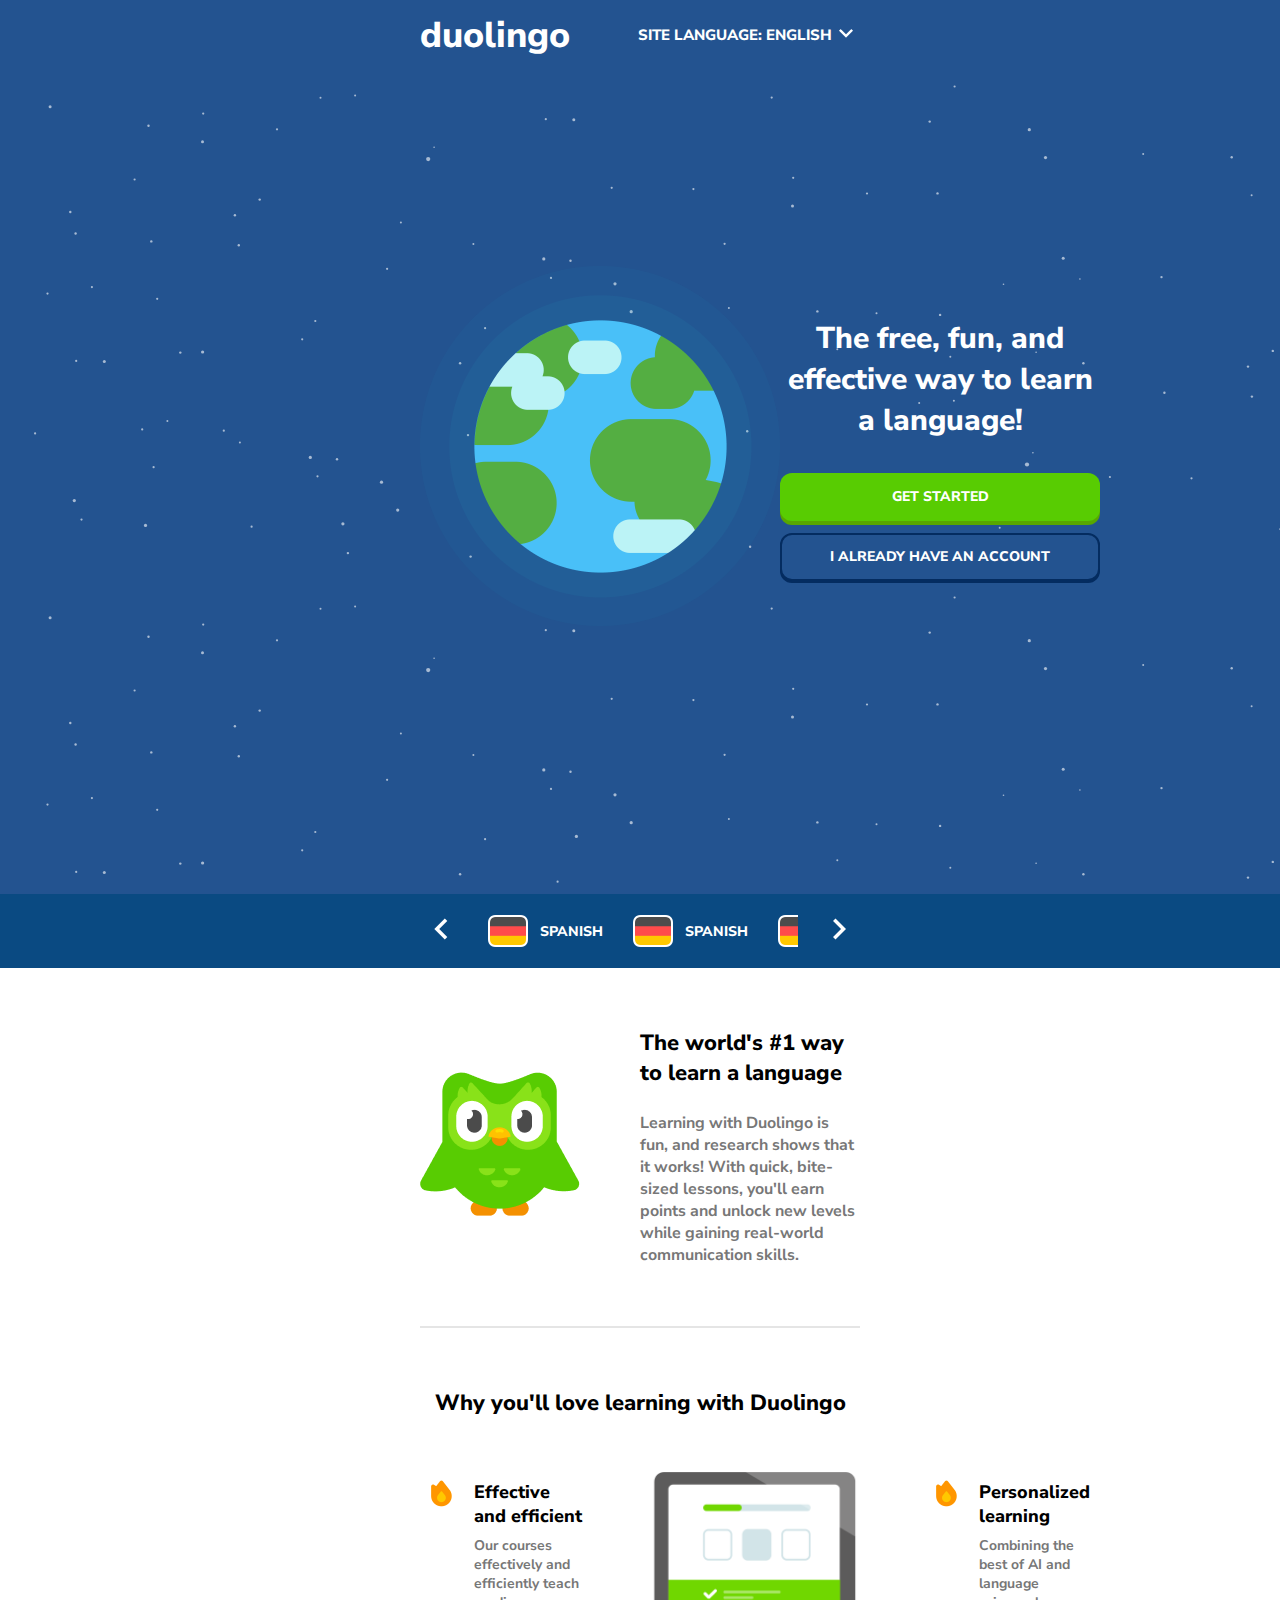
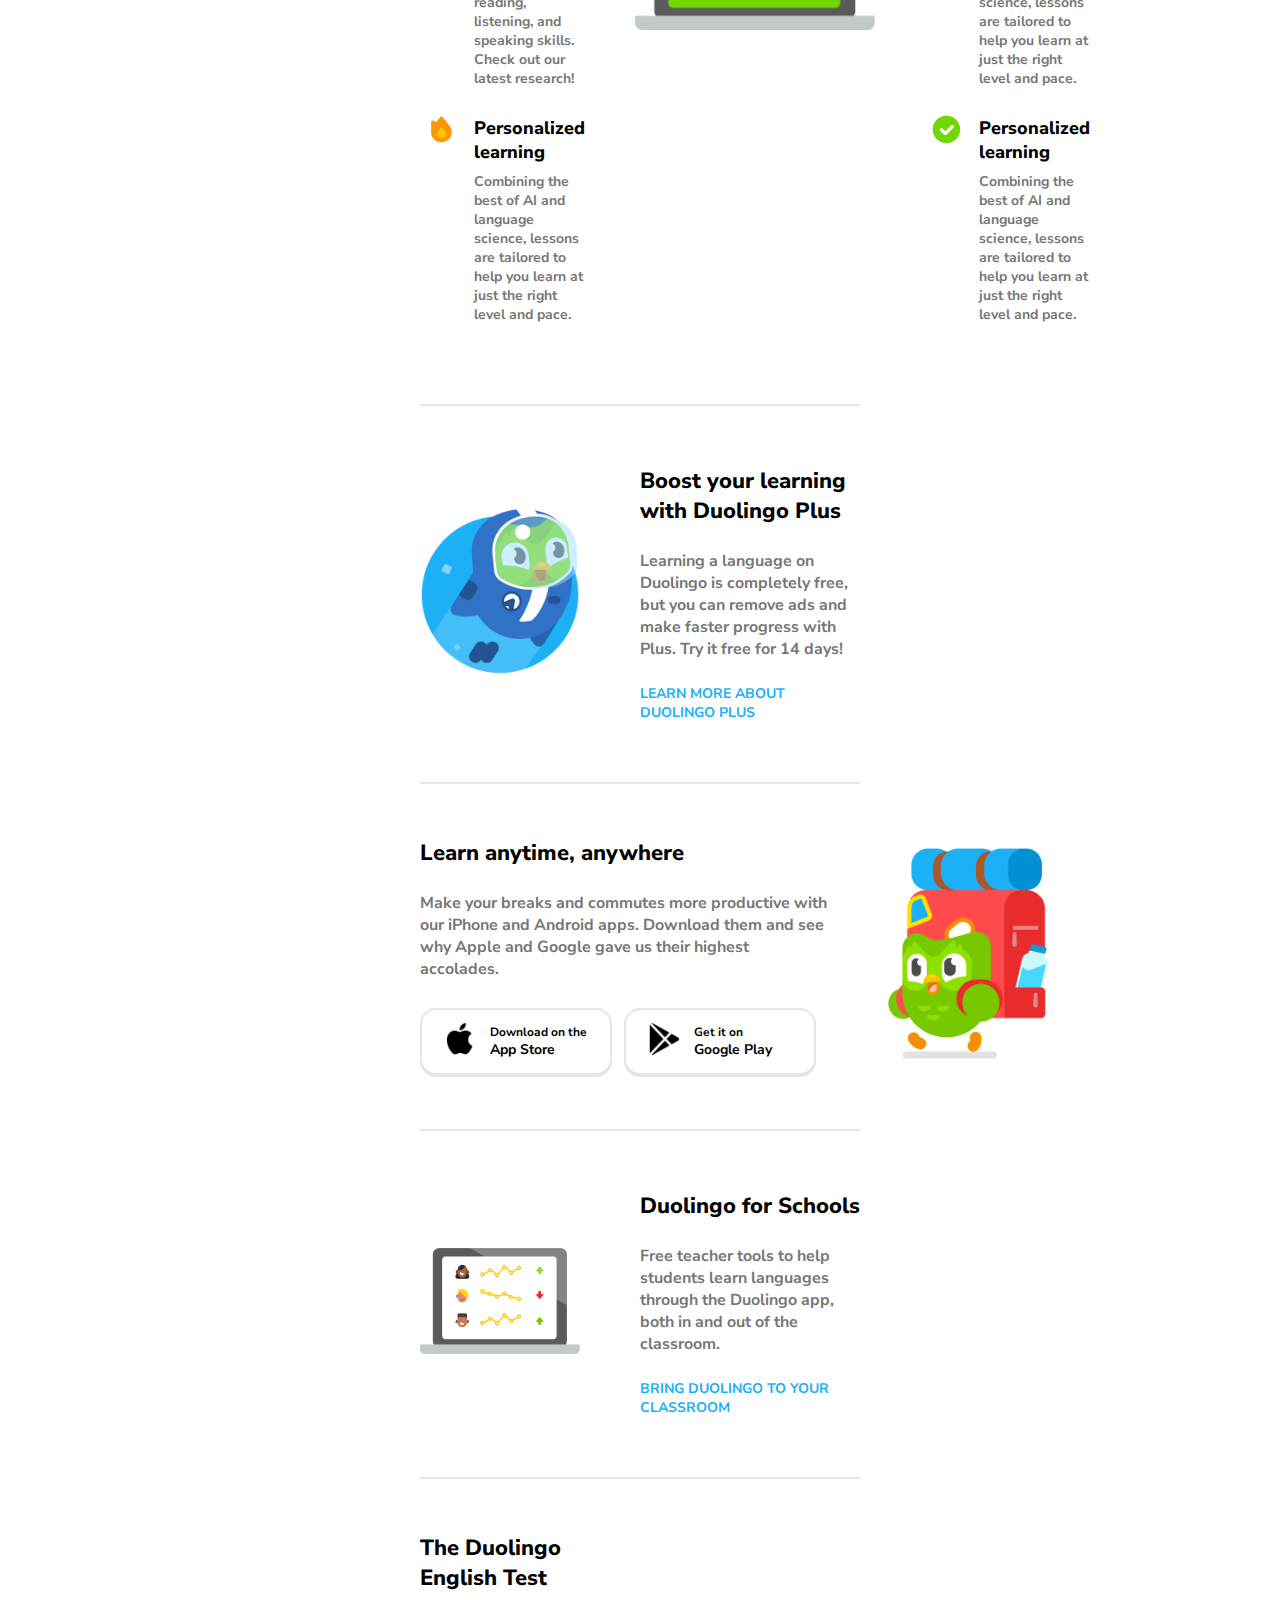
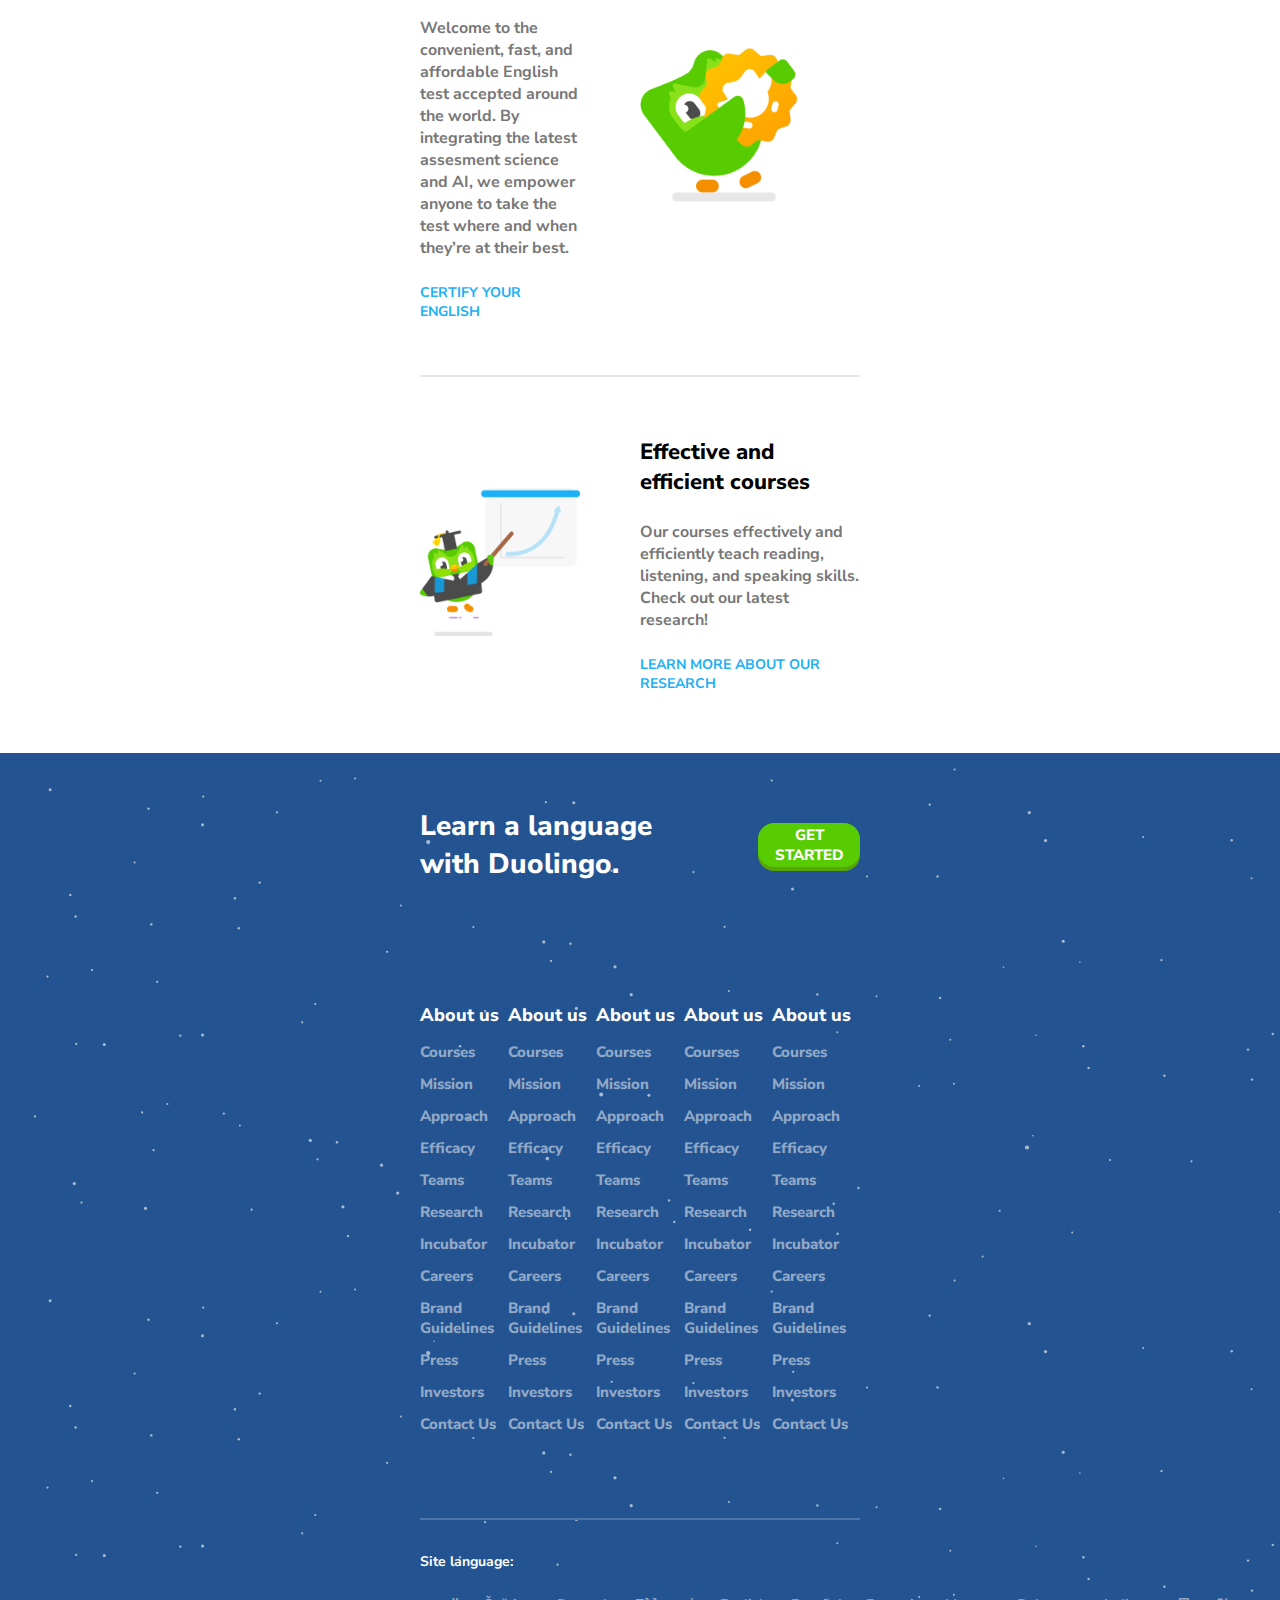
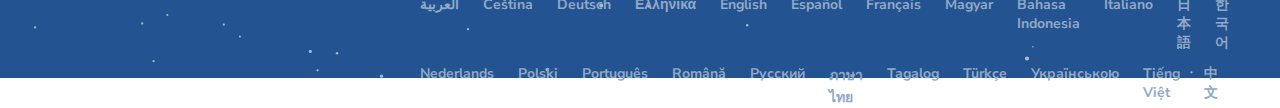
<file: index.html>
<!DOCTYPE html>
<html lang="en">
<head>
    <meta charset="UTF-8">
    <meta http-equiv="X-UA-Compatible" content="IE=edge">
    <meta name="viewport" content="width=device-width, initial-scale=1.0">
    <title>Document</title>
    <link rel="preconnect" href="https://fonts.googleapis.com">
    <link rel="preconnect" href="https://fonts.gstatic.com" crossorigin>
    <link href="https://fonts.googleapis.com/css2?family=Nunito+Sans:wght@400;600;700;800&display=swap" rel="stylesheet">
    <link rel="stylesheet" href="style.css">
    <link rel="stylesheet" href="class.css">
    <style>
        *{
            font-family: "Nunito sans", sans-serif;
        }
    </style>
</head>
<body id="l">
    <div class="nav">
        <div class="nav-left">
            <p class="logo">duolingo</p>
        </div>
        <div class="nav-right">
            <p>
                SITE LANGUAGE: ENGLISH
            </p>
            <button>
                <img src="assets/ic-dropdown.png" alt="">
            </button>
        </div>
    </div>
    <div class="container-1">
        <div class="cta">
            <div class="cta-left">
                <img src="assets/earth.png" alt="">
            </div>
            <div class="cta-right">
                <div>
                    <p class="fs-30 fw-eb">The free, fun, and effective way to learn a language!</p>
                    <button class="btn-lg btn-pr fs-14 fw-eb" style="margin-top: 32px;">GET STARTED</button>
                    <button class="btn-lg btn-sc fs-14 fw-eb" style="margin-top: 12px">I ALREADY HAVE AN ACCOUNT</button>
                </div>
            </div>
        </div>
    </div>

    <div class="languages">
        <button class="scroll-left-button" id="slb">
            <img src="assets/navigate_before_white_24dp.png" alt="">
        </button>
        <div class="scrollable" id="sc">
            <div class="scrollable-content" id="scc">
                <a href="#" class="lang-flag">
                    <img src="assets/flags/de.png" alt="de">
                    <p>SPANISH</p>
                </a>
                <a href="#" class="lang-flag">
                    <img src="assets/flags/de.png" alt="de">
                    <p>SPANISH</p>
                </a>
                <a href="#" class="lang-flag">
                    <img src="assets/flags/de.png" alt="de">
                    <p>SPANISH</p>
                </a>
                <a href="#" class="lang-flag">
                    <img src="assets/flags/de.png" alt="de">
                    <p>SPANISH</p>
                </a>
                <a href="#" class="lang-flag">
                    <img src="assets/flags/de.png" alt="de">
                    <p>SPANISH</p>
                </a>
                <a href="#" class="lang-flag">
                    <img src="assets/flags/de.png" alt="de">
                    <p>SPANISH</p>
                </a>
                <a href="#" class="lang-flag">
                    <img src="assets/flags/de.png" alt="de">
                    <p>SPANISH</p>
                </a>
                <a href="#" class="lang-flag">
                    <img src="assets/flags/de.png" alt="de">
                    <p>SPANISH</p>
                </a>
                <a href="#" class="lang-flag">
                    <img src="assets/flags/de.png" alt="de">
                    <p>SPANISH</p>
                </a>
            </div>
        </div>
        <button class="scroll-right-button" id="srb">
            <img src="assets/navigate_next_white_24dp.png" alt="">
        </button>
    </div>

    <div class="container-2">

        <div class="section-1">
            <div class="sect-left">
                <img src="assets/sect-1.png" alt="">
            </div>
            <div class="sect-right">
                <p class="sect-title">
                    The world's #1 way to learn a language
                </p>
                <p class="sect-body">
                    Learning with Duolingo is fun, and research shows that it works! With quick, bite-sized lessons,
                    you'll earn points and unlock new levels while gaining real-world communication skills.
                </p>
            </div>
        </div>

        <div class="hr"></div>

        <div class="section-2">
            <p class="section-title">Why you'll love learning with Duolingo</p>
            <div class="section-2-content">

            <div class="sect-left">
                <div class="sect-child sect-left-top">
                    <div class="icon">
                        <img src="assets/ic-fire.png" alt="">
                    </div>
                    <div class="text">
                        <p class="sect-title">
                            Effective and efficient
                        </p>
                        <p class="sect-body">
                            Our courses effectively and efficiently
                            teach reading, listening, and
                            speaking skills. Check out our latest
                            research!
                        </p>
                    </div>
                </div>
                <div class="sect-child sect-left-bottom">
                    <div class="icon">
                        <img src="assets/ic-fire.png" alt="">
                    </div>
                    <div class="text">
                        <p class="sect-title">
                            Personalized learning
                        </p>
                        <p class="sect-body">
                            Combining the best of AI and
                            language science, lessons are
                            tailored to help you learn at just the
                            right level and pace.
                        </p>
                    </div>
                </div>
            </div>
            <div class="sect-center">
                <img src="assets/laptop.png" alt="laptop">
            </div>
            <div class="sect-right">
               <div class="sect-child sect-right-top">
                    <div class="icon">
                        <img src="assets/ic-fire.png" alt="">
                    </div>
                    <div class="text">
                        <p class="sect-title">
                            Personalized learning
                        </p>
                        <p class="sect-body">
                            Combining the best of AI and
                            language science, lessons are
                            tailored to help you learn at just the
                            right level and pace.
                        </p>
                    </div>
                </div>
                <div class="sect-child sect-right-bottom">
                    <div class="icon">
                        <img src="assets/ic-check.png" alt="">
                    </div>
                    <div class="text">
                        <p class="sect-title">
                            Personalized learning
                        </p>
                        <p class="sect-body">
                            Combining the best of AI and
                            language science, lessons are
                            tailored to help you learn at just the
                            right level and pace.
                        </p>
                    </div>
                </div>
            </div>

            </div>

        </div>

        <div class="hr"></div>

        <div class="section-1">
            <div class="sect-left">
                <img src="assets/boost.png" alt="">
            </div>
            <div class="sect-right">
                <p class="sect-title">
                    Boost your learning with Duolingo Plus
                </p>
                <p class="sect-body">
                    Learning a language on Duolingo is completely free, but you can remove ads and make faster
                    progress with Plus. Try it free for 14 days!
                </p>
                <p class="sect-link">
                    <a href="#">
                        LEARN MORE ABOUT DUOLINGO PLUS
                    </a>
                </p>
            </div>
        </div>
        
        <div class="hr"></div>

        <div class="section-3">
            <div class="sect-left">
                <p class="sect-title">
                    Learn anytime, anywhere
                </p>
                <p class="sect-body">
                    Make your breaks and commutes more productive with our iPhone and Android apps. Download them and see why Apple and Google gave us their highest accolades. 
                </p>
                <div class="button-download-group">
                    <button class="btn-download">
                        <div class="button-download-icon">
                            <img src="assets/ic-appstore.png" alt="">
                        </div>
                        <div class="button-download-text">
                            <p class="fs-12 fw-bd">Download on the</p>
                            <p class="fs-14 fw-bd">App Store</p>
                        </div>
                    </button>
                    <button class="btn-download">
                        <div class="button-download-icon">
                            <img src="assets/ic-playstore.png" alt="">
                        </div>
                        <div class="button-download-text">
                            <p class="fs-12 fw-bd">Get it on</p>
                            <p class="fs-14 fw-bd">Google Play</p>
                        </div>
                    </button>
                </div>
            </div>
            <div class="sect-right">
                <img src="assets/duo-traveler.png" alt="">
            </div>
        </div>

        <div class="hr"></div>
        
        <div class="section-1">
            <div class="sect-left">
                <img src="assets/laptop-school.png" alt="">
            </div>
            <div class="sect-right">
                <p class="sect-title">
                    Duolingo for Schools
                </p>
                <p class="sect-body">
                    Free teacher tools to help students learn languages through the Duolingo app, both in and out
                    of the classroom.
                </p>
                <p class="sect-link">
                    <a href="#">
                        BRING DUOLINGO TO YOUR CLASSROOM
                    </a>
                </p>
            </div>
        </div>

        <div class="hr"></div>

        <div class="section-3">
            <div class="sect-left">
                <p class="sect-title">
                    The Duolingo English Test
                </p>
                <p class="sect-body">
                    Welcome to the convenient, fast, and affordable English test accepted around the world. By
                    integrating the latest assesment science and AI, we empower anyone to take the test where
                    and when they’re at their best.
                </p>
                <p class="sect-link">
                    <a href="#">
                        CERTIFY YOUR ENGLISH
                    </a>
                </p>
            </div>
            <div class="sect-right">
                <img src="assets/duo-test.png" alt="">
            </div>
        </div>

        <div class="hr"></div>

        <div class="section-1">
            <div class="sect-left">
                <img src="assets/duo-teach.png" alt="">
            </div>
            <div class="sect-right">
                <p class="sect-title">
                    Effective and efficient courses
                </p>
                <p class="sect-body">
                    Our courses effectively and efficiently teach reading, listening, and speaking skills. Check out our
                    latest research!
                </p>
                <p class="sect-link">
                    <a href="#">
                        LEARN MORE ABOUT OUR RESEARCH
                    </a>
                </p>
            </div>
        </div>

        
    </div>
    <div class="footer">
        <div class="cta-2">
            <p class="fs-28 fw-eb">Learn a language with Duolingo.</p>
            <button class="btn-md btn-pr">GET STARTED</button>
        </div>
        <div class="links">
            <div class="link-group">
                <a class="head-link" href="#">About us</a>
                <a href="#">Courses</a>
                <a href="#">Mission</a>
                <a href="#">Approach</a>
                <a href="#">Efficacy</a>
                <a href="#">Teams</a>
                <a href="#">Research</a>
                <a href="#">Incubator</a>
                <a href="#">Careers</a>
                <a href="#">Brand Guidelines</a>
                <a href="#">Press</a>
                <a href="#">Investors</a>
                <a href="#">Contact Us</a>
            </div>
            <div class="link-group">
                <a class="head-link" href="#">About us</a>
                <a href="#">Courses</a>
                <a href="#">Mission</a>
                <a href="#">Approach</a>
                <a href="#">Efficacy</a>
                <a href="#">Teams</a>
                <a href="#">Research</a>
                <a href="#">Incubator</a>
                <a href="#">Careers</a>
                <a href="#">Brand Guidelines</a>
                <a href="#">Press</a>
                <a href="#">Investors</a>
                <a href="#">Contact Us</a>
            </div>
            <div class="link-group">
                <a class="head-link" href="#">About us</a>
                <a href="#">Courses</a>
                <a href="#">Mission</a>
                <a href="#">Approach</a>
                <a href="#">Efficacy</a>
                <a href="#">Teams</a>
                <a href="#">Research</a>
                <a href="#">Incubator</a>
                <a href="#">Careers</a>
                <a href="#">Brand Guidelines</a>
                <a href="#">Press</a>
                <a href="#">Investors</a>
                <a href="#">Contact Us</a>
            </div>
            <div class="link-group">
                <a class="head-link" href="#">About us</a>
                <a href="#">Courses</a>
                <a href="#">Mission</a>
                <a href="#">Approach</a>
                <a href="#">Efficacy</a>
                <a href="#">Teams</a>
                <a href="#">Research</a>
                <a href="#">Incubator</a>
                <a href="#">Careers</a>
                <a href="#">Brand Guidelines</a>
                <a href="#">Press</a>
                <a href="#">Investors</a>
                <a href="#">Contact Us</a>
            </div>
            <div class="link-group">
                <a class="head-link" href="#">About us</a>
                <a href="#">Courses</a>
                <a href="#">Mission</a>
                <a href="#">Approach</a>
                <a href="#">Efficacy</a>
                <a href="#">Teams</a>
                <a href="#">Research</a>
                <a href="#">Incubator</a>
                <a href="#">Careers</a>
                <a href="#">Brand Guidelines</a>
                <a href="#">Press</a>
                <a href="#">Investors</a>
                <a href="#">Contact Us</a>
            </div>
        </div>
        
        <div class="hr" style="margin-top: 72px; background-color: #4F75A6;"></div>

        <div class="site-lang">
            <p class="fs-14 fw-bd" style="margin-bottom: 24px;">Site language:</p>
            <div class="site-lang-list">
                <ul>
                    <li><a href="#">العربية</a></li>
                    <li><a href="#">Čeština</a></li>
                    <li><a href="#">Deutsch</a></li>
                    <li><a href="#">Ελληνικά</a></li>
                    <li><a href="#">English</a></li>
                    <li><a href="#">Español</a></li>
                    <li><a href="#">Français</a></li>
                    <li><a href="#">Magyar</a></li>
                    <li><a href="#">Bahasa Indonesia</a></li>
                    <li><a href="#">Italiano</a></li>
                    <li><a href="#">日本語</a></li>
                    <li><a href="#">한국어</a></li>
                </ul>
            </div>
            <div class="site-lang-list">
                <ul>
                    <li><a href="#">Nederlands</a></li>
                    <li><a href="#">Polski</a></li>
                    <li><a href="#">Português</a></li>
                    <li><a href="#">Română</a></li>
                    <li><a href="#">Pусский</a></li>
                    <li><a href="#">ภาษาไทย</a></li>
                    <li><a href="#">Tagalog</a></li>
                    <li><a href="#">Türkçe</a></li>
                    <li><a href="#">Українською</a></li>
                    <li><a href="#">Tiếng Việt</a></li>
                    <li><a href="#">中文</a></li>
                </ul>
            </div>
        </div>

    </div>

    <script src="script.js"></script>
</body>
</html>
</file>
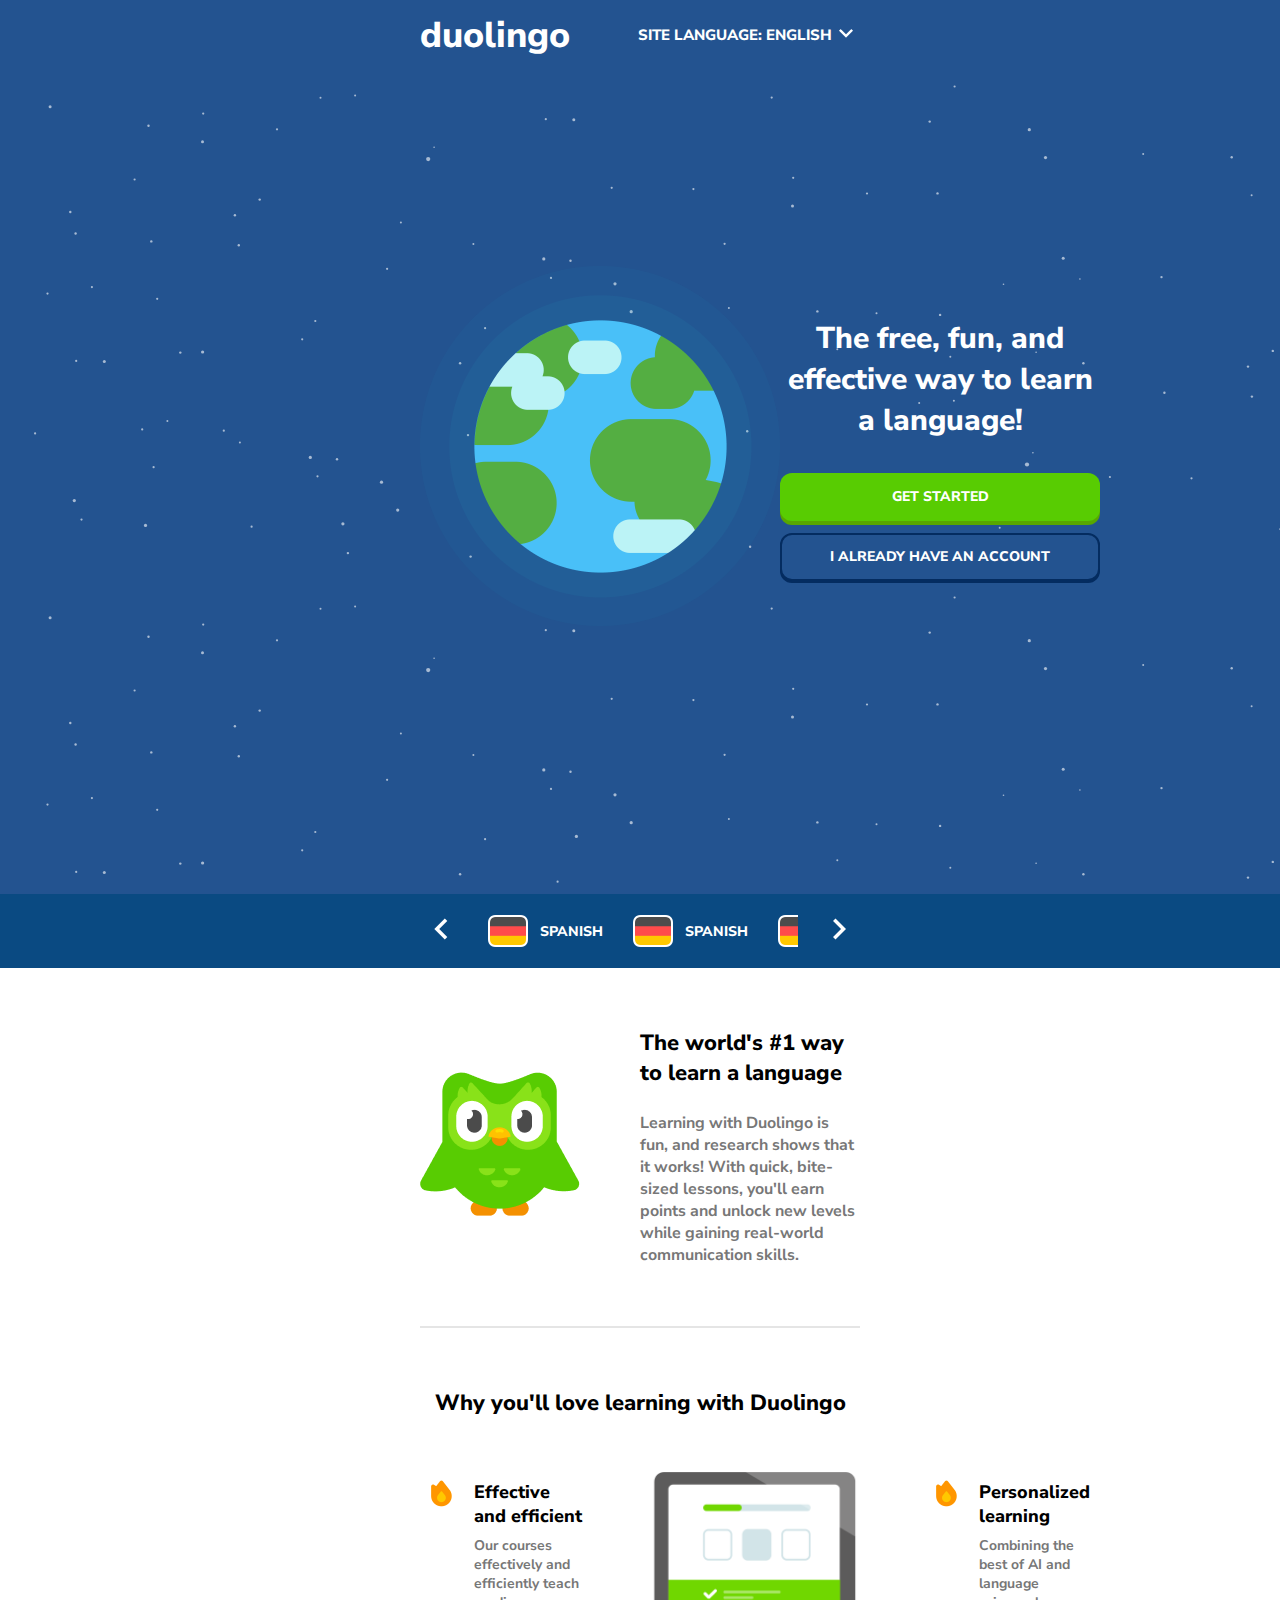
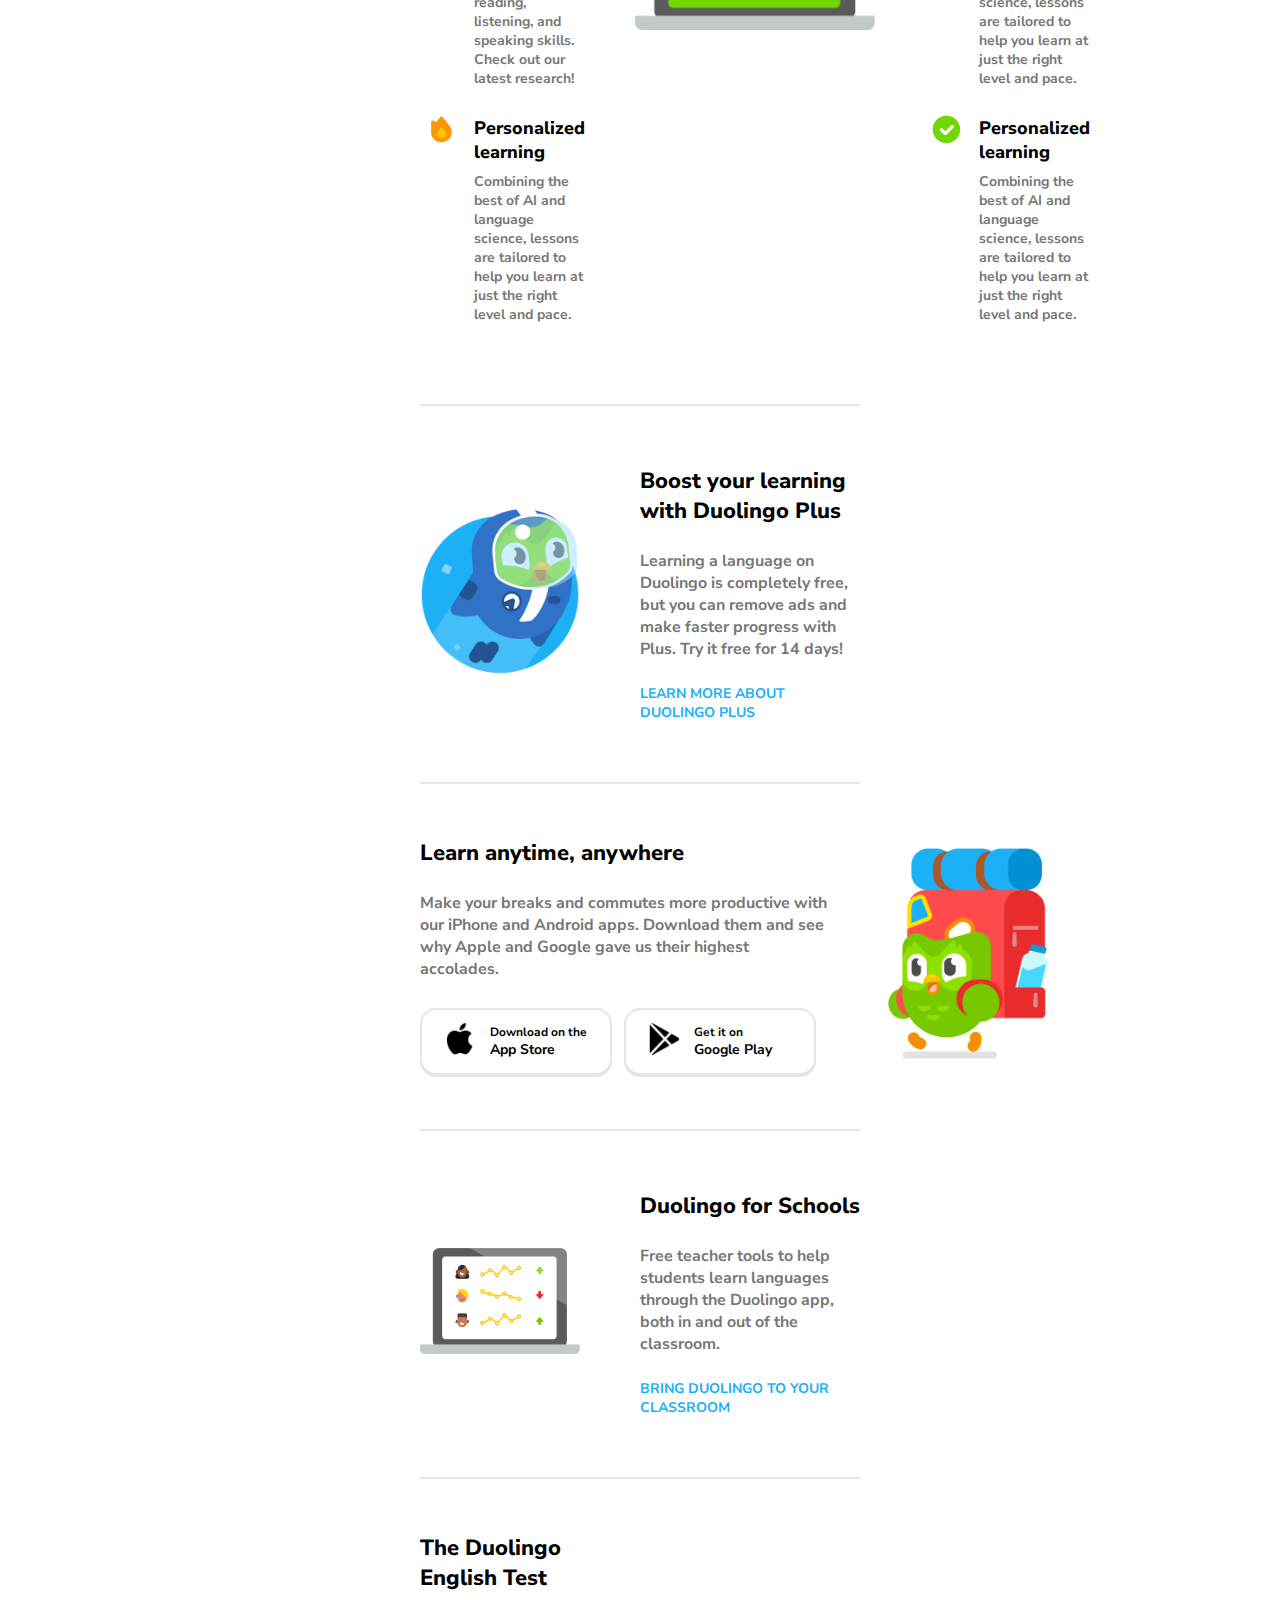
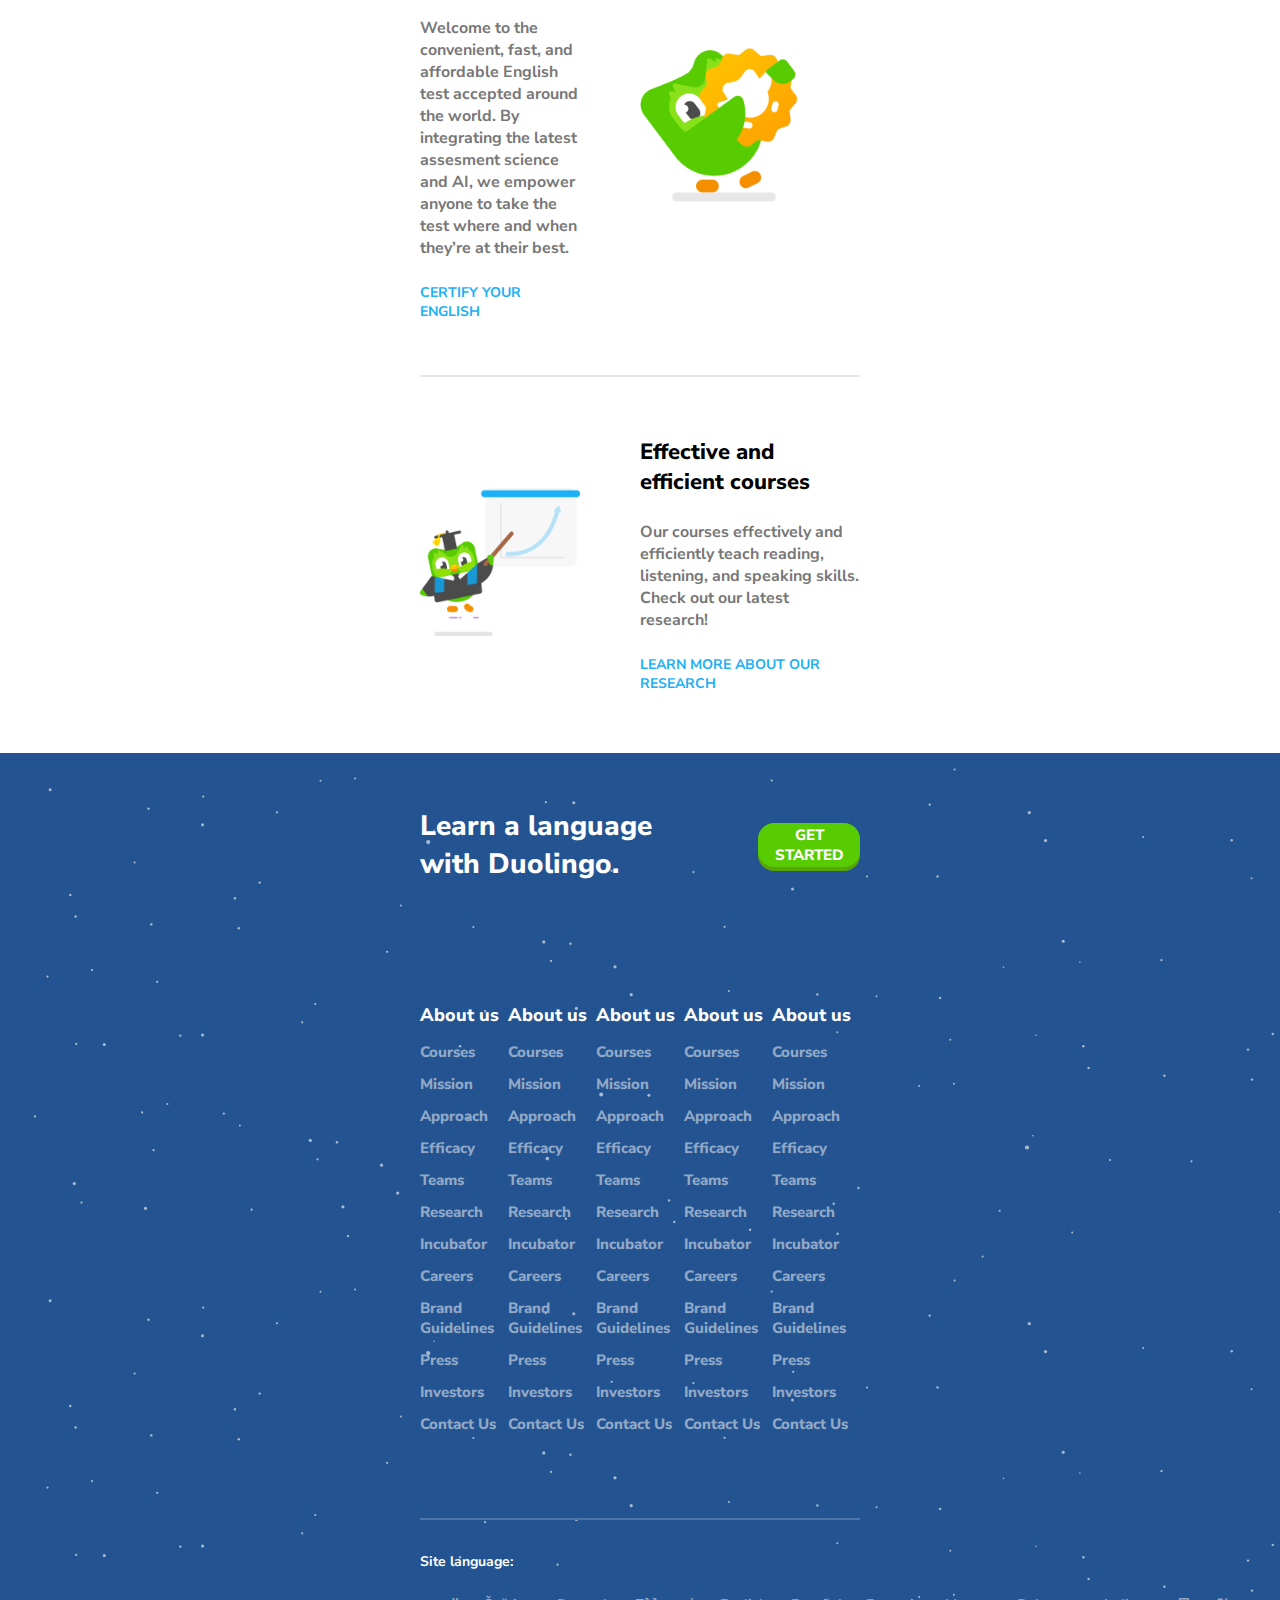
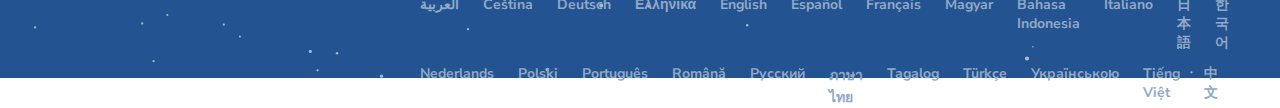
<file: splash.html>
<!DOCTYPE html>
<html lang="en">
<head>
    <meta charset="UTF-8">
    <meta http-equiv="X-UA-Compatible" content="IE=edge">
    <meta name="viewport" content="width=device-width, initial-scale=1.0">
    <title>Document</title>
    <link rel="preconnect" href="https://fonts.googleapis.com">
    <link rel="preconnect" href="https://fonts.gstatic.com" crossorigin>
    <link href="https://fonts.googleapis.com/css2?family=Nunito+Sans:wght@400;600;700;800&display=swap" rel="stylesheet">
    <link rel="stylesheet" href="style.css">
    <link rel="stylesheet" href="class.css">
    <style>
        *{
            font-family: "Nunito sans", sans-serif;
        }
    </style>
</head>
<body id="l">
    <div class="nav">
        <div class="nav-left">
            <p class="logo">duolingo</p>
        </div>
        <div class="nav-right">
            <p>
                SITE LANGUAGE: ENGLISH
            </p>
            <button>
                <img src="assets/ic-dropdown.png" alt="">
            </button>
        </div>
    </div>
    <div class="container-1">
        <div class="cta">
            <div class="cta-left">
                <img src="assets/earth.png" alt="">
            </div>
            <div class="cta-right">
                <div>
                    <p class="fs-30 fw-eb">The free, fun, and effective way to learn a language!</p>
                    <button class="btn-lg btn-pr fs-14 fw-eb" style="margin-top: 32px;">GET STARTED</button>
                    <button class="btn-lg btn-sc fs-14 fw-eb" style="margin-top: 12px">I ALREADY HAVE AN ACCOUNT</button>
                </div>
            </div>
        </div>
    </div>

    <div class="languages">
        <button class="scroll-left-button" id="slb">
            <img src="assets/navigate_before_white_24dp.png" alt="">
        </button>
        <div class="scrollable" id="sc">
            <div class="scrollable-content" id="scc">
                <a href="#" class="lang-flag">
                    <img src="assets/flags/de.png" alt="de">
                    <p>SPANISH</p>
                </a>
                <a href="#" class="lang-flag">
                    <img src="assets/flags/de.png" alt="de">
                    <p>SPANISH</p>
                </a>
                <a href="#" class="lang-flag">
                    <img src="assets/flags/de.png" alt="de">
                    <p>SPANISH</p>
                </a>
                <a href="#" class="lang-flag">
                    <img src="assets/flags/de.png" alt="de">
                    <p>SPANISH</p>
                </a>
                <a href="#" class="lang-flag">
                    <img src="assets/flags/de.png" alt="de">
                    <p>SPANISH</p>
                </a>
                <a href="#" class="lang-flag">
                    <img src="assets/flags/de.png" alt="de">
                    <p>SPANISH</p>
                </a>
                <a href="#" class="lang-flag">
                    <img src="assets/flags/de.png" alt="de">
                    <p>SPANISH</p>
                </a>
                <a href="#" class="lang-flag">
                    <img src="assets/flags/de.png" alt="de">
                    <p>SPANISH</p>
                </a>
                <a href="#" class="lang-flag">
                    <img src="assets/flags/de.png" alt="de">
                    <p>SPANISH</p>
                </a>
            </div>
        </div>
        <button class="scroll-right-button" id="srb">
            <img src="assets/navigate_next_white_24dp.png" alt="">
        </button>
    </div>

    <div class="container-2">

        <div class="section-1">
            <div class="sect-left">
                <img src="assets/sect-1.png" alt="">
            </div>
            <div class="sect-right">
                <p class="sect-title">
                    The world's #1 way to learn a language
                </p>
                <p class="sect-body">
                    Learning with Duolingo is fun, and research shows that it works! With quick, bite-sized lessons,
                    you'll earn points and unlock new levels while gaining real-world communication skills.
                </p>
            </div>
        </div>

        <div class="hr"></div>

        <div class="section-2">
            <p class="section-title">Why you'll love learning with Duolingo</p>
            <div class="section-2-content">

            <div class="sect-left">
                <div class="sect-child sect-left-top">
                    <div class="icon">
                        <img src="assets/ic-fire.png" alt="">
                    </div>
                    <div class="text">
                        <p class="sect-title">
                            Effective and efficient
                        </p>
                        <p class="sect-body">
                            Our courses effectively and efficiently
                            teach reading, listening, and
                            speaking skills. Check out our latest
                            research!
                        </p>
                    </div>
                </div>
                <div class="sect-child sect-left-bottom">
                    <div class="icon">
                        <img src="assets/ic-fire.png" alt="">
                    </div>
                    <div class="text">
                        <p class="sect-title">
                            Personalized learning
                        </p>
                        <p class="sect-body">
                            Combining the best of AI and
                            language science, lessons are
                            tailored to help you learn at just the
                            right level and pace.
                        </p>
                    </div>
                </div>
            </div>
            <div class="sect-center">
                <img src="assets/laptop.png" alt="laptop">
            </div>
            <div class="sect-right">
               <div class="sect-child sect-right-top">
                    <div class="icon">
                        <img src="assets/ic-fire.png" alt="">
                    </div>
                    <div class="text">
                        <p class="sect-title">
                            Personalized learning
                        </p>
                        <p class="sect-body">
                            Combining the best of AI and
                            language science, lessons are
                            tailored to help you learn at just the
                            right level and pace.
                        </p>
                    </div>
                </div>
                <div class="sect-child sect-right-bottom">
                    <div class="icon">
                        <img src="assets/ic-check.png" alt="">
                    </div>
                    <div class="text">
                        <p class="sect-title">
                            Personalized learning
                        </p>
                        <p class="sect-body">
                            Combining the best of AI and
                            language science, lessons are
                            tailored to help you learn at just the
                            right level and pace.
                        </p>
                    </div>
                </div>
            </div>

            </div>

        </div>

        <div class="hr"></div>

        <div class="section-1">
            <div class="sect-left">
                <img src="assets/boost.png" alt="">
            </div>
            <div class="sect-right">
                <p class="sect-title">
                    Boost your learning with Duolingo Plus
                </p>
                <p class="sect-body">
                    Learning a language on Duolingo is completely free, but you can remove ads and make faster
                    progress with Plus. Try it free for 14 days!
                </p>
                <p class="sect-link">
                    <a href="#">
                        LEARN MORE ABOUT DUOLINGO PLUS
                    </a>
                </p>
            </div>
        </div>
        
        <div class="hr"></div>

        <div class="section-3">
            <div class="sect-left">
                <p class="sect-title">
                    Learn anytime, anywhere
                </p>
                <p class="sect-body">
                    Make your breaks and commutes more productive with our iPhone and Android apps. Download them and see why Apple and Google gave us their highest accolades. 
                </p>
                <div class="button-download-group">
                    <button class="btn-download">
                        <div class="button-download-icon">
                            <img src="assets/ic-appstore.png" alt="">
                        </div>
                        <div class="button-download-text">
                            <p class="fs-12 fw-bd">Download on the</p>
                            <p class="fs-14 fw-bd">App Store</p>
                        </div>
                    </button>
                    <button class="btn-download">
                        <div class="button-download-icon">
                            <img src="assets/ic-playstore.png" alt="">
                        </div>
                        <div class="button-download-text">
                            <p class="fs-12 fw-bd">Get it on</p>
                            <p class="fs-14 fw-bd">Google Play</p>
                        </div>
                    </button>
                </div>
            </div>
            <div class="sect-right">
                <img src="assets/duo-traveler.png" alt="">
            </div>
        </div>

        <div class="hr"></div>
        
        <div class="section-1">
            <div class="sect-left">
                <img src="assets/laptop-school.png" alt="">
            </div>
            <div class="sect-right">
                <p class="sect-title">
                    Duolingo for Schools
                </p>
                <p class="sect-body">
                    Free teacher tools to help students learn languages through the Duolingo app, both in and out
                    of the classroom.
                </p>
                <p class="sect-link">
                    <a href="#">
                        BRING DUOLINGO TO YOUR CLASSROOM
                    </a>
                </p>
            </div>
        </div>

        <div class="hr"></div>

        <div class="section-3">
            <div class="sect-left">
                <p class="sect-title">
                    The Duolingo English Test
                </p>
                <p class="sect-body">
                    Welcome to the convenient, fast, and affordable English test accepted around the world. By
                    integrating the latest assesment science and AI, we empower anyone to take the test where
                    and when they’re at their best.
                </p>
                <p class="sect-link">
                    <a href="#">
                        CERTIFY YOUR ENGLISH
                    </a>
                </p>
            </div>
            <div class="sect-right">
                <img src="assets/duo-test.png" alt="">
            </div>
        </div>

        <div class="hr"></div>

        <div class="section-1">
            <div class="sect-left">
                <img src="assets/duo-teach.png" alt="">
            </div>
            <div class="sect-right">
                <p class="sect-title">
                    Effective and efficient courses
                </p>
                <p class="sect-body">
                    Our courses effectively and efficiently teach reading, listening, and speaking skills. Check out our
                    latest research!
                </p>
                <p class="sect-link">
                    <a href="#">
                        LEARN MORE ABOUT OUR RESEARCH
                    </a>
                </p>
            </div>
        </div>

        
    </div>
    <div class="footer">
        <div class="cta-2">
            <p class="fs-28 fw-eb">Learn a language with Duolingo.</p>
            <button class="btn-md btn-pr">GET STARTED</button>
        </div>
        <div class="links">
            <div class="link-group">
                <a class="head-link" href="#">About us</a>
                <a href="#">Courses</a>
                <a href="#">Mission</a>
                <a href="#">Approach</a>
                <a href="#">Efficacy</a>
                <a href="#">Teams</a>
                <a href="#">Research</a>
                <a href="#">Incubator</a>
                <a href="#">Careers</a>
                <a href="#">Brand Guidelines</a>
                <a href="#">Press</a>
                <a href="#">Investors</a>
                <a href="#">Contact Us</a>
            </div>
            <div class="link-group">
                <a class="head-link" href="#">About us</a>
                <a href="#">Courses</a>
                <a href="#">Mission</a>
                <a href="#">Approach</a>
                <a href="#">Efficacy</a>
                <a href="#">Teams</a>
                <a href="#">Research</a>
                <a href="#">Incubator</a>
                <a href="#">Careers</a>
                <a href="#">Brand Guidelines</a>
                <a href="#">Press</a>
                <a href="#">Investors</a>
                <a href="#">Contact Us</a>
            </div>
            <div class="link-group">
                <a class="head-link" href="#">About us</a>
                <a href="#">Courses</a>
                <a href="#">Mission</a>
                <a href="#">Approach</a>
                <a href="#">Efficacy</a>
                <a href="#">Teams</a>
                <a href="#">Research</a>
                <a href="#">Incubator</a>
                <a href="#">Careers</a>
                <a href="#">Brand Guidelines</a>
                <a href="#">Press</a>
                <a href="#">Investors</a>
                <a href="#">Contact Us</a>
            </div>
            <div class="link-group">
                <a class="head-link" href="#">About us</a>
                <a href="#">Courses</a>
                <a href="#">Mission</a>
                <a href="#">Approach</a>
                <a href="#">Efficacy</a>
                <a href="#">Teams</a>
                <a href="#">Research</a>
                <a href="#">Incubator</a>
                <a href="#">Careers</a>
                <a href="#">Brand Guidelines</a>
                <a href="#">Press</a>
                <a href="#">Investors</a>
                <a href="#">Contact Us</a>
            </div>
            <div class="link-group">
                <a class="head-link" href="#">About us</a>
                <a href="#">Courses</a>
                <a href="#">Mission</a>
                <a href="#">Approach</a>
                <a href="#">Efficacy</a>
                <a href="#">Teams</a>
                <a href="#">Research</a>
                <a href="#">Incubator</a>
                <a href="#">Careers</a>
                <a href="#">Brand Guidelines</a>
                <a href="#">Press</a>
                <a href="#">Investors</a>
                <a href="#">Contact Us</a>
            </div>
        </div>
        
        <div class="hr" style="margin-top: 72px; background-color: #4F75A6;"></div>

        <div class="site-lang">
            <p class="fs-14 fw-bd" style="margin-bottom: 24px;">Site language:</p>
            <div class="site-lang-list">
                <ul>
                    <li><a href="#">العربية</a></li>
                    <li><a href="#">Čeština</a></li>
                    <li><a href="#">Deutsch</a></li>
                    <li><a href="#">Ελληνικά</a></li>
                    <li><a href="#">English</a></li>
                    <li><a href="#">Español</a></li>
                    <li><a href="#">Français</a></li>
                    <li><a href="#">Magyar</a></li>
                    <li><a href="#">Bahasa Indonesia</a></li>
                    <li><a href="#">Italiano</a></li>
                    <li><a href="#">日本語</a></li>
                    <li><a href="#">한국어</a></li>
                </ul>
            </div>
            <div class="site-lang-list">
                <ul>
                    <li><a href="#">Nederlands</a></li>
                    <li><a href="#">Polski</a></li>
                    <li><a href="#">Português</a></li>
                    <li><a href="#">Română</a></li>
                    <li><a href="#">Pусский</a></li>
                    <li><a href="#">ภาษาไทย</a></li>
                    <li><a href="#">Tagalog</a></li>
                    <li><a href="#">Türkçe</a></li>
                    <li><a href="#">Українською</a></li>
                    <li><a href="#">Tiếng Việt</a></li>
                    <li><a href="#">中文</a></li>
                </ul>
            </div>
        </div>

    </div>

    <script src="script.js"></script>
</body>
</html>
</file>
<file: style.css>
*{
    margin: 0;
    padding: 0;
    font-family: "Nunito Sans";
    /* line-height: 0; */
}

body{
    /* padding: 0 420px; */
    box-sizing: border-box;
}
.nav, .container-1, .container-2, .languages, .footer{
    padding: 0 420px;
    box-sizing: border-box;
}
.nav{
    height: 70px;
    width: 100%;
    display: flex;
    align-content: center;
    align-items: center;
    justify-content: space-between;
    background-color: #235390;
    color: white;
}
.nav-left, .nav-right{
    display: flex;
    /* flex-direction: column; */
    justify-content: center;
    align-content: center;
    align-items: center;
    /* width: 50%; */
}
.nav-left{
    /* background-color: red; */
}
.nav-left .logo{
    font-size: 36px;
    font-weight: 800;
    display: flex;
    align-items: center;
}
.nav-right p{
    font-size: 15px;
    font-weight: 800; 
}
.nav-right button{
    background: none;
    border: 0;
}
.nav-right button img{
    width: 28px;
}

.container-1{
    height: 824px;
    background-color: #235390;
    color: white;
    background-image: url("assets/star-pattern.svg");

}
.cta{
    /* margin-top: 100px; */
    padding: 196px 0;
    box-sizing: border-box;
    display: flex;
    justify-content: space-between;
    width: 100%;
    align-content: center;
    align-items: center;
    justify-content: space-between;
    /* background-color: cyan; */
    /* padding: 0 -100px; */
}
.cta-left{
    /* background-color: red; */
    /* width: 100%; */
}
.cta-left img{
    width: 360px;
}
.cta-right{
    /* background-color: blue; */
}
.cta-right div{
    display: flex;
    flex-direction: column;
    align-content: center;
    justify-content: center;
    align-items: center;
}
.cta-right div p{
    font-size: 30px;
    text-align: center;
}

button{
    border: none;
    color: white;
    cursor: pointer;
}
.btn-lg{
    width: 320px;
    height: 48px;
    border-radius: 12px;
}
.btn-pr{
    background-color: #58CC02;
    box-shadow: 0px 4px 0px #58A700;
}
.btn-sc{
    background-color: #235390;
    border: 2px solid #042C60;
    box-shadow: 0px 2px 0px #042C60;
}

.languages{
    height: 74px;
    background-color: #0A4A82;
    display: flex;
    align-content: center;
    align-items: center;
    /* display: flex; */
    /* align-content: center; */
    /* align-items: center; */
    /* justify-content: center; */
}
.languages .scrollable{
    overflow-y: scroll;
    /* overflow-x: hidden; */
    /* background-color: red; */
    /* height: 100%; */
    height: 74px;
    margin: 0 20px;
    /* padding: 0 36px; */
    box-sizing: border-box;
    display: flex;
    align-items: center;
    align-content: center;
    /* justify-content: center; */
}
.languages .scrollable .scrollable-content{
    /* height: 74px; */
    /* background-color: cyan; */
    display: flex;
    align-items: center;
    align-content: center;
    width: 100%;
}
.languages .scrollable .scrollable-content .lang-flag{
    display: flex;
    align-content: center;
    align-items: center;
    height: 54px;
    /* background-color: yellow; */
    margin-right: 12px;
}

.languages .scrollable .scrollable-content .lang-flag img{
    width: 40px;
    margin: 0 12px 0 6px;
}
.languages .scrollable .scrollable-content .lang-flag p{
    color: white;
    font-size: 14px;
    font-weight: 800;
    margin-right: 12px;
}
.languages button{
    background: none;
    border: 0;
    width: 42px;
}
.languages button img{
    width: 42px;
}

.scroll-left-button{

}

.hr{
    height: 2px;
    width: 100%;
    background-color: #e5e5e5;
}
a{
    text-decoration: none;
}
.section-1 .sect-left{
    margin-right: 60px;
}
.section-1 .sect-link{
    margin-top: 24px;
    font-weight: 700;
    font-size: 14px;
    text-decoration: none;
}
.section-1 .sect-link a{
    color: #1CB0F6;
}
.sect-title{
    font-size: 22px;
    font-weight: 800;
}
.sect-body{
    margin-top: 24px;
    font-size: 16px;
    font-weight: 700;
    color: #777777;
}
.section-1{
    display: flex;
    align-content: center;
    align-items: center;
    margin: 60px 0;
}
.section-1 .sect-left{
    margin-right: 60px;

}
.section-1 .sect-left img{
    width: 160px;
    /* height: 144px; */
}
.section-1 .sect-right{

}

.section-2{
    margin: 60px 0;
    /* display: flex; */
}
.section-2 .section-title{
    font-size: 22px;
    font-weight: 800;
    text-align: center;
    margin-bottom: 54px;
}

.section-2 .sect-center{
    margin: 0 50px;
}
.section-2 .sect-center img{
    width: 240px;
}

.section-2 .sect-title{
    font-size: 18px;
    /* width: 100%; */
    /* text-align: center; */
}
.section-2-content{
    display: flex;
}
.section-2 .sect-body{
    font-size: 14px;
}
.section-2 .sect-child{
    display: flex;
    margin-bottom: 20px;
}
.section-2 .sect-child .icon img{
    width: 42px;
}
.section-2 .sect-child .text{
    margin-left: 12px;
}
.section-2 .sect-child .text .sect-title{
    margin-top: 8px;
}
.section-2 .sect-child .text .sect-body{
    margin-top: 8px;
}

.section-3 .sect-right{
    margin-right: 60px;
}
.section-3 .sect-link{
    margin-top: 24px;
    font-weight: 700;
    font-size: 14px;
    text-decoration: none;
}
.section-3 .sect-link a{
    color: #1CB0F6;
}
.sect-title{
    font-size: 22px;
    font-weight: 800;
}
.sect-body{
    margin-top: 24px;
    font-size: 16px;
    font-weight: 700;
    color: #777777;
}
.section-3{
    display: flex;
    align-content: center;
    align-items: center;
    margin: 54px 0;
}
.section-3 .sect-right{
    margin-left: 60px;

}
.section-3 .sect-right img{
    width: 160px;
    /* height: 144px; */
}
.section-3 .sect-right{

}

.button-download-group{
    margin-top: 28px;
    display: flex;
}
.btn-download{
    border-radius: 16px;
    width: 192px;
    height: 67px;
    display: flex;
    align-content: center;
    align-items: center;
    padding: 0 22px 0 20px;
    box-sizing: border-box;
    color: black;
    border: 2px solid #E5E5E5;
    box-shadow: 0px 2px 0px #E5E5E5;
    background-color: white;
    margin-right: 12px;
}
.button-download-icon img{
    width: 36px;
}
.button-download-text{
    /* display: flex; */
    display: flex;
    flex-direction: column;
    align-items: flex-start;
    margin-left: 12px;
}

.footer{
    background-color: #235390;
    height: 925px;
    color: white;
    background-image: url("assets/star-pattern.svg");

}

.footer .cta-2{
    margin: 0 auto;
    padding-top: 54px;
    box-sizing: border-box;
    display: flex;
    align-content: center;
    align-items: center;
    justify-content: center;
}

.footer .cta-2 button{
    margin-left: 40px;
}

.footer .links{
    margin-top: 120px;
    display: flex;
    justify-content: space-evenly;
}

.footer .links .link-group{
    display: flex;
    flex-direction: column;
}

.footer .links .link-group a{
    font-weight: 800;
    font-size: 15px;
    color: #91A9C7;
    margin-bottom: 12px;
}
.footer .links .link-group .head-link{
    color: white;
    margin-bottom: 15px;
    font-size: 18px;
}

.site-lang{
    margin-top: 32px;
    /* padding: 0 20px; */
    box-sizing: border-box;
}

.site-lang a{
    text-decoration: none;
    color: #91A9C7;
}

.site-lang-list{
    margin-bottom: 12px;
}
.site-lang-list ul{
    display: flex;
    list-style-type: none;
}
.site-lang-list ul li{
    margin-right: 24px;
    font-size: 14px;
    font-weight: 700;
}
</file>
<file: class.css>
.fs-12{
    font-size: 12px;
}
.fs-14{
    font-size: 14px;
}
.fs-28{
    font-size: 28px;
}
.fs-30{
    font-size: 30px;
}
.fw-bd{
    font-weight: 700;
}
.fw-eb{
    font-weight: 800;
}
.fw-bl{
    font-weight: 900;
}

.btn-md{
    width: 150px;
    height: 44px;
    border-radius: 16px;
    font-size: 15px;
    font-weight: 800;
    box-shadow: 0px 4px 0px #58A700;
}
</file>
